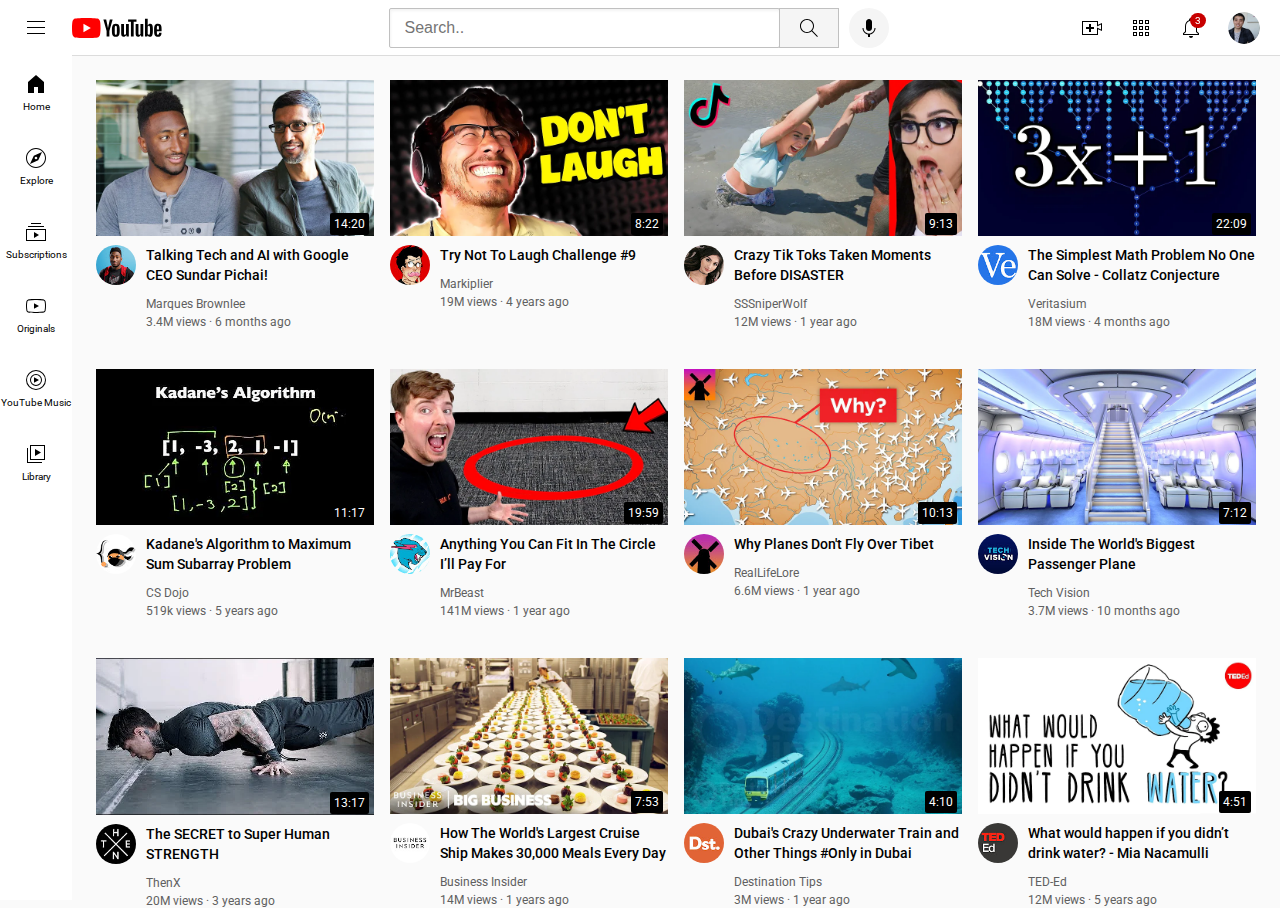
<file: index.html>
<!DOCTYPE html>
<html>
  <head>
    <meta charset="UTF-8">
    <meta http-equiv="X-UA-Compatible" content="IE=edge">
    <meta name="viewport" content="width=device-width, initial-scale=1.0">
    <title>YouTube.com Clone HY</title>
    <link rel="stylesheet" href="styles/youtube.css">
    <link rel="preconnect" href="https://fonts.googleapis.com">
    <link rel="preconnect" href="https://fonts.gstatic.com" crossorigin>
    <link href="https://fonts.googleapis.com/css2?family=Roboto:wght@400;500;700&display=swap" rel="stylesheet">
  </head>

  <body>
    <!-- header -->
    <div class="header">
      <div class="left-header">
        <img src="icons/hamburger-menu.svg"  class="hamburger-menu">
        <img src="icons/youtube-logo.svg"  class="youtube-logo">
      </div>
      <div class="middle-header">
        <input type="text" class="search-bar" placeholder="Search..">
        <button class="search-button">
          <img src="icons/search.svg" class="search-icon">
          <div class="tooltip">Search</div>
        </button>
        <button class="voice-search-button">
          <img src="icons/voice-search-icon.svg" class="voice-search-icon">
          <div class="tooltip">Search with your voice</div>
        </button>
      </div>
      <div class="right-header">
        <div class="upload-icon-container">
          <img src="icons/upload.svg" class="upload-icon">
          <div class="tooltip">Create</div>
        </div>
        <div class="youtube-apps-container">
          <img src="icons/youtube-apps.svg" class="youtube-apps-icon">
          <div class="tooltip">YouTube Apps</div>
        </div>
        <div class="notif-container">
          <img src="icons/notifications.svg" class="notifications-icon">
          <div class="tooltip">Notifications</div>
          <div class="notif-counts">3</div>
        </div>
        <img src="icons/my-channel.jpeg" class="user-icon">
      </div>
    </div>

    <!-- sidebar -->
    <div class="sidebar">
      <div class="sidebar-link">
        <img src="icons/home.svg">
        <div>Home</div>
      </div>
      <div class="sidebar-link">
        <img src="icons/explore.svg">
        <div>Explore</div>
      </div>
      <div class="sidebar-link">
        <img src="icons/subscriptions.svg">
        <div>Subscriptions</div>
      </div>
      <div class="sidebar-link">
        <img src="icons/originals.svg">
        <div>Originals</div>
      </div>
      <div class="sidebar-link">
        <img src="icons/youtube-music.svg">
        <div>YouTube Music</div>
      </div>
      <div class="sidebar-link">
        <img src="icons/library.svg">
        <div>Library</div>
      </div>
    </div>
    
    <!-- content -->
    <div class="utube-video-grid">
      <div class="preview">  
        <div class="video-preview">
          <img src="thumbnails/thumbnail-1.webp" class="thumbnails">
          <div class="video-time">14:20</div>
        </div>
        <div class="video-grid">
          <div class="channel-picture">
            <img class="profile-picture" src="channel-pictures/channel-1.jpeg">
          </div>
          <div class="video-info">
            <p class="video-title">
              Talking Tech and AI with Google CEO Sundar Pichai!
            </p>
            <p class="video-author">
              Marques Brownlee
            </p>
            <p class="video-stats">
              3.4M views &#183; 6 months ago
            </p>
          </div>
        </div>
      </div>
  
      <div class="preview">  
        <div class="video-preview">
          <img src="thumbnails/thumbnail-2.webp" class="thumbnails">
          <div class="video-time">8:22</div>
        </div>
        <div class="video-grid">
          <div class="channel-picture">
            <img class="profile-picture" src="channel-pictures/channel-2.jpeg">
          </div>
          <div class="video-info">
            <p class="video-title">
              Try Not To Laugh Challenge #9
            </p>
            <p class="video-author">
              Markiplier
            </p>
            <p class="video-stats">
              19M views &#183; 4 years ago
            </p>
          </div>
        </div>
      </div>
  
      <div class="preview">  
        <div class="video-preview">
          <img src="thumbnails/thumbnail-3.webp" class="thumbnails">
          <div class="video-time">9:13</div>
        </div>
        <div class="video-grid">
          <div class="channel-picture">
            <img class="profile-picture" src="channel-pictures/channel-3.jpeg">
          </div>
          <div class="video-info">
            <p class="video-title">   
              Crazy Tik Toks Taken Moments Before DISASTER
            </p>
            <p class="video-author">
              SSSniperWolf
            </p>
            <p class="video-stats">
              12M views &#183; 1 year ago
            </p>
          </div>
        </div>
      </div>
  
      <div class="preview">  
        <div class="video-preview">
          <img src="thumbnails/thumbnail-4.webp" class="thumbnails">
          <div class="video-time">22:09</div>
        </div>
        <div class="video-grid">
          <div class="channel-picture">
            <img class="profile-picture" src="channel-pictures/channel-4.jpeg">
          </div>
          <div class="video-info">
            <p class="video-title">
              The Simplest Math Problem No One Can Solve - Collatz Conjecture
            </p>
            <p class="video-author">
              Veritasium
            </p>
            <p class="video-stats">
              18M views &#183; 4 months ago
            </p>
          </div>
        </div>
      </div>
  
      <div class="preview">  
        <div class="video-preview">
          <img src="thumbnails/thumbnail-5.webp" class="thumbnails">
          <div class="video-time">11:17</div>
        </div>
        <div class="video-grid">
          <div class="channel-picture">
            <img class="profile-picture" src="channel-pictures/channel-5.jpeg">
          </div>
          <div class="video-info">
            <p class="video-title">
              Kadane's Algorithm to Maximum Sum Subarray Problem
            </p>
            <p class="video-author">
              CS Dojo
            </p>
            <p class="video-stats">
              519k views &#183; 5 years ago
            </p>
          </div>
        </div>
      </div>
  
      <div class="preview">  
        <div class="video-preview">
          <img src="thumbnails/thumbnail-6.webp" class="thumbnails">
          <div class="video-time">19:59</div>
        </div>
        <div class="video-grid">
          <div class="channel-picture">
            <img class="profile-picture" src="channel-pictures/channel-6.jpeg">
          </div>
          <div class="video-info">
            <p class="video-title">
              Anything You Can Fit In The Circle I’ll Pay For
            </p>
            <p class="video-author">
              MrBeast
            </p>
            <p class="video-stats">
              141M views &#183; 1 year ago
            </p>
          </div>
        </div>
      </div>
  
      <div class="preview">  
        <div class="video-preview">
          <img src="thumbnails/thumbnail-7.webp" class="thumbnails">
          <div class="video-time">10:13</div>
        </div>
        <div class="video-grid">
          <div class="channel-picture">
            <img class="profile-picture" src="channel-pictures/channel-7.jpeg">
          </div>
          <div class="video-info">
            <p class="video-title">   
              Why Planes Don't Fly Over Tibet
            </p>
            <p class="video-author">
              RealLifeLore
            </p>
            <p class="video-stats">
              6.6M views &#183; 1 year ago
            </p>
          </div>
        </div>
      </div>
  
      <div class="preview">  
        <div class="video-preview">
          <img src="thumbnails/thumbnail-8.webp" class="thumbnails">
          <div class="video-time">7:12</div>
        </div>
        <div class="video-grid">
          <div class="channel-picture">
            <img class="profile-picture" src="channel-pictures/channel-8.jpeg">
          </div>
          <div class="video-info">
            <p class="video-title">
              Inside The World's Biggest Passenger Plane
            </p>
            <p class="video-author">
              Tech Vision
            </p>
            <p class="video-stats">
              3.7M views &#183; 10 months ago
            </p>
          </div>
        </div>
      </div>
  
      <div class="preview">  
        <div class="video-preview">
          <img src="thumbnails/thumbnail-9.webp" class="thumbnails">
          <div class="video-time">13:17</div>
        </div>
        <div class="video-grid">
          <div class="channel-picture">
            <img class="profile-picture" src="channel-pictures/channel-9.jpeg">
          </div>
          <div class="video-info">
            <p class="video-title">
              The SECRET to Super Human STRENGTH
            </p>
            <p class="video-author">
              ThenX
            </p>
            <p class="video-stats">
              20M views &#183; 3 years ago
            </p>
          </div>
        </div>
      </div>
  
      <div class="preview">  
        <div class="video-preview">
          <img src="thumbnails/thumbnail-10.webp" class="thumbnails">
          <div class="video-time">7:53</div>
        </div>
        <div class="video-grid">
          <div class="channel-picture">
            <img class="profile-picture" src="channel-pictures/channel-10.jpeg">
          </div>
          <div class="video-info">
            <p class="video-title">
              How The World's Largest Cruise Ship Makes 30,000 Meals Every Day
            </p>
            <p class="video-author">
              Business Insider
            </p>
            <p class="video-stats">
              14M views &#183; 1 years ago
            </p>
          </div>
        </div>
      </div>
  
      <div class="preview">  
        <div class="video-preview">
          <img src="thumbnails/thumbnail-11.webp" class="thumbnails">
          <div class="video-time">4:10</div>
        </div>
        <div class="video-grid">
          <div class="channel-picture">
            <img class="profile-picture" src="channel-pictures/channel-11.jpeg">
          </div>
          <div class="video-info">
            <p class="video-title">   
              Dubai's Crazy Underwater Train and Other Things #Only in Dubai
            </p>
            <p class="video-author">
              Destination Tips
            </p>
            <p class="video-stats">
              3M views &#183; 1 year ago
            </p>
          </div>
        </div>
      </div>
  
      <div class="preview">  
        <div class="video-preview">
          <img src="thumbnails/thumbnail-12.webp" class="thumbnails">
          <div class="video-time">4:51</div>
        </div>
        <div class="video-grid">
          <div class="channel-picture">
            <img class="profile-picture" src="channel-pictures/channel-12.jpeg">
          </div>
          <div class="video-info">
            <p class="video-title">
              What would happen if you didn’t drink water? - Mia Nacamulli
            </p>
            <p class="video-author">
              TED-Ed
            </p>
            <p class="video-stats">
              12M views &#183; 5 years ago
            </p>
          </div>
        </div>
      </div>
  
    </div>
 
  </body>
</html>
</file>
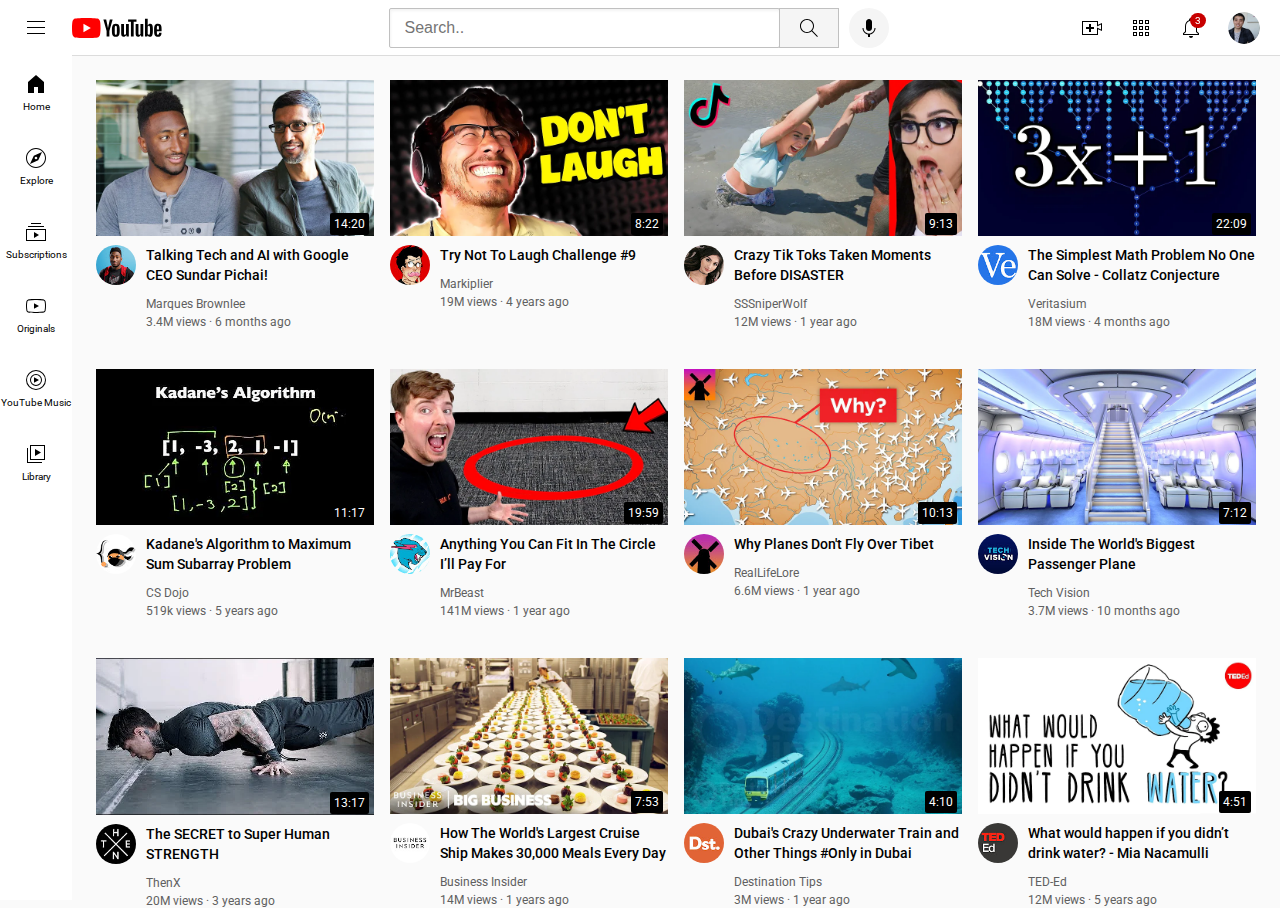
<file: youtube.html>
<!DOCTYPE html>
<html>
  <head>
    <title>YouTube.com Clone HY</title>
    <link rel="stylesheet" href="styles/youtube.css">
    <link rel="preconnect" href="https://fonts.googleapis.com">
    <link rel="preconnect" href="https://fonts.gstatic.com" crossorigin>
    <link href="https://fonts.googleapis.com/css2?family=Roboto:wght@400;500;700&display=swap" rel="stylesheet">
  </head>

  <body>
    <!-- header -->
    <div class="header">
      <div class="left-header">
        <img src="icons/hamburger-menu.svg"  class="hamburger-menu">
        <img src="icons/youtube-logo.svg"  class="youtube-logo">
      </div>
      <div class="middle-header">
        <input type="text" class="search-bar" placeholder="Search..">
        <button class="search-button">
          <img src="icons/search.svg" class="search-icon">
          <div class="tooltip">Search</div>
        </button>
        <button class="voice-search-button">
          <img src="icons/voice-search-icon.svg" class="voice-search-icon">
          <div class="tooltip">Search with your voice</div>
        </button>
      </div>
      <div class="right-header">
        <div class="upload-icon-container">
          <img src="icons/upload.svg" class="upload-icon">
          <div class="tooltip">Create</div>
        </div>
        <div class="youtube-apps-container">
          <img src="icons/youtube-apps.svg" class="youtube-apps-icon">
          <div class="tooltip">YouTube Apps</div>
        </div>
        <div class="notif-container">
          <img src="icons/notifications.svg" class="notifications-icon">
          <div class="tooltip">Notifications</div>
          <div class="notif-counts">3</div>
        </div>
        <img src="icons/my-channel.jpeg" class="user-icon">
      </div>
    </div>

    <!-- sidebar -->
    <div class="sidebar">
      <div class="sidebar-link">
        <img src="icons/home.svg">
        <div>Home</div>
      </div>
      <div class="sidebar-link">
        <img src="icons/explore.svg">
        <div>Explore</div>
      </div>
      <div class="sidebar-link">
        <img src="icons/subscriptions.svg">
        <div>Subscriptions</div>
      </div>
      <div class="sidebar-link">
        <img src="icons/originals.svg">
        <div>Originals</div>
      </div>
      <div class="sidebar-link">
        <img src="icons/youtube-music.svg">
        <div>YouTube Music</div>
      </div>
      <div class="sidebar-link">
        <img src="icons/library.svg">
        <div>Library</div>
      </div>
    </div>
    
    <!-- content -->
    <div class="utube-video-grid">
      <div class="preview">  
        <div class="video-preview">
          <img src="thumbnails/thumbnail-1.webp" class="thumbnails">
          <div class="video-time">14:20</div>
        </div>
        <div class="video-grid">
          <div class="channel-picture">
            <img class="profile-picture" src="channel-pictures/channel-1.jpeg">
          </div>
          <div class="video-info">
            <p class="video-title">
              Talking Tech and AI with Google CEO Sundar Pichai!
            </p>
            <p class="video-author">
              Marques Brownlee
            </p>
            <p class="video-stats">
              3.4M views &#183; 6 months ago
            </p>
          </div>
        </div>
      </div>
  
      <div class="preview">  
        <div class="video-preview">
          <img src="thumbnails/thumbnail-2.webp" class="thumbnails">
          <div class="video-time">8:22</div>
        </div>
        <div class="video-grid">
          <div class="channel-picture">
            <img class="profile-picture" src="channel-pictures/channel-2.jpeg">
          </div>
          <div class="video-info">
            <p class="video-title">
              Try Not To Laugh Challenge #9
            </p>
            <p class="video-author">
              Markiplier
            </p>
            <p class="video-stats">
              19M views &#183; 4 years ago
            </p>
          </div>
        </div>
      </div>
  
      <div class="preview">  
        <div class="video-preview">
          <img src="thumbnails/thumbnail-3.webp" class="thumbnails">
          <div class="video-time">9:13</div>
        </div>
        <div class="video-grid">
          <div class="channel-picture">
            <img class="profile-picture" src="channel-pictures/channel-3.jpeg">
          </div>
          <div class="video-info">
            <p class="video-title">   
              Crazy Tik Toks Taken Moments Before DISASTER
            </p>
            <p class="video-author">
              SSSniperWolf
            </p>
            <p class="video-stats">
              12M views &#183; 1 year ago
            </p>
          </div>
        </div>
      </div>
  
      <div class="preview">  
        <div class="video-preview">
          <img src="thumbnails/thumbnail-4.webp" class="thumbnails">
          <div class="video-time">22:09</div>
        </div>
        <div class="video-grid">
          <div class="channel-picture">
            <img class="profile-picture" src="channel-pictures/channel-4.jpeg">
          </div>
          <div class="video-info">
            <p class="video-title">
              The Simplest Math Problem No One Can Solve - Collatz Conjecture
            </p>
            <p class="video-author">
              Veritasium
            </p>
            <p class="video-stats">
              18M views &#183; 4 months ago
            </p>
          </div>
        </div>
      </div>
  
      <div class="preview">  
        <div class="video-preview">
          <img src="thumbnails/thumbnail-5.webp" class="thumbnails">
          <div class="video-time">11:17</div>
        </div>
        <div class="video-grid">
          <div class="channel-picture">
            <img class="profile-picture" src="channel-pictures/channel-5.jpeg">
          </div>
          <div class="video-info">
            <p class="video-title">
              Kadane's Algorithm to Maximum Sum Subarray Problem
            </p>
            <p class="video-author">
              CS Dojo
            </p>
            <p class="video-stats">
              519k views &#183; 5 years ago
            </p>
          </div>
        </div>
      </div>
  
      <div class="preview">  
        <div class="video-preview">
          <img src="thumbnails/thumbnail-6.webp" class="thumbnails">
          <div class="video-time">19:59</div>
        </div>
        <div class="video-grid">
          <div class="channel-picture">
            <img class="profile-picture" src="channel-pictures/channel-6.jpeg">
          </div>
          <div class="video-info">
            <p class="video-title">
              Anything You Can Fit In The Circle I’ll Pay For
            </p>
            <p class="video-author">
              MrBeast
            </p>
            <p class="video-stats">
              141M views &#183; 1 year ago
            </p>
          </div>
        </div>
      </div>
  
      <div class="preview">  
        <div class="video-preview">
          <img src="thumbnails/thumbnail-7.webp" class="thumbnails">
          <div class="video-time">10:13</div>
        </div>
        <div class="video-grid">
          <div class="channel-picture">
            <img class="profile-picture" src="channel-pictures/channel-7.jpeg">
          </div>
          <div class="video-info">
            <p class="video-title">   
              Why Planes Don't Fly Over Tibet
            </p>
            <p class="video-author">
              RealLifeLore
            </p>
            <p class="video-stats">
              6.6M views &#183; 1 year ago
            </p>
          </div>
        </div>
      </div>
  
      <div class="preview">  
        <div class="video-preview">
          <img src="thumbnails/thumbnail-8.webp" class="thumbnails">
          <div class="video-time">7:12</div>
        </div>
        <div class="video-grid">
          <div class="channel-picture">
            <img class="profile-picture" src="channel-pictures/channel-8.jpeg">
          </div>
          <div class="video-info">
            <p class="video-title">
              Inside The World's Biggest Passenger Plane
            </p>
            <p class="video-author">
              Tech Vision
            </p>
            <p class="video-stats">
              3.7M views &#183; 10 months ago
            </p>
          </div>
        </div>
      </div>
  
      <div class="preview">  
        <div class="video-preview">
          <img src="thumbnails/thumbnail-9.webp" class="thumbnails">
          <div class="video-time">13:17</div>
        </div>
        <div class="video-grid">
          <div class="channel-picture">
            <img class="profile-picture" src="channel-pictures/channel-9.jpeg">
          </div>
          <div class="video-info">
            <p class="video-title">
              The SECRET to Super Human STRENGTH
            </p>
            <p class="video-author">
              ThenX
            </p>
            <p class="video-stats">
              20M views &#183; 3 years ago
            </p>
          </div>
        </div>
      </div>
  
      <div class="preview">  
        <div class="video-preview">
          <img src="thumbnails/thumbnail-10.webp" class="thumbnails">
          <div class="video-time">7:53</div>
        </div>
        <div class="video-grid">
          <div class="channel-picture">
            <img class="profile-picture" src="channel-pictures/channel-10.jpeg">
          </div>
          <div class="video-info">
            <p class="video-title">
              How The World's Largest Cruise Ship Makes 30,000 Meals Every Day
            </p>
            <p class="video-author">
              Business Insider
            </p>
            <p class="video-stats">
              14M views &#183; 1 years ago
            </p>
          </div>
        </div>
      </div>
  
      <div class="preview">  
        <div class="video-preview">
          <img src="thumbnails/thumbnail-11.webp" class="thumbnails">
          <div class="video-time">4:10</div>
        </div>
        <div class="video-grid">
          <div class="channel-picture">
            <img class="profile-picture" src="channel-pictures/channel-11.jpeg">
          </div>
          <div class="video-info">
            <p class="video-title">   
              Dubai's Crazy Underwater Train and Other Things #Only in Dubai
            </p>
            <p class="video-author">
              Destination Tips
            </p>
            <p class="video-stats">
              3M views &#183; 1 year ago
            </p>
          </div>
        </div>
      </div>
  
      <div class="preview">  
        <div class="video-preview">
          <img src="thumbnails/thumbnail-12.webp" class="thumbnails">
          <div class="video-time">4:51</div>
        </div>
        <div class="video-grid">
          <div class="channel-picture">
            <img class="profile-picture" src="channel-pictures/channel-12.jpeg">
          </div>
          <div class="video-info">
            <p class="video-title">
              What would happen if you didn’t drink water? - Mia Nacamulli
            </p>
            <p class="video-author">
              TED-Ed
            </p>
            <p class="video-stats">
              12M views &#183; 5 years ago
            </p>
          </div>
        </div>
      </div>
  
    </div>
 
  </body>
</html>
</file>
<file: styles/youtube.css>
/*general style*/
body {
  font-family: Roboto, Arial;
  margin: 0;
  padding-top: 80px;
  padding-left: 96px;
  padding-right: 24px;
  background-color: rgb(250, 250, 250);
}

p {
  margin-top: 0;
  margin-bottom: 0;
}



/*header style*/
.header {
display: flex;
flex-direction: row;
height: 55px;
justify-content: space-between;
align-items: center;
background-color: white;

position: fixed;
top: 0;
left: 0;
right: 0;
z-index: 100;

border-bottom: 1px solid rgb(220, 220,  220);
}

.left-header {
  display: flex;
  align-items: center;
}

.hamburger-menu {
  height: 24px;
  margin-right: 24px;
  margin-left: 24px;
}

.youtube-logo {
  height: 20px;
}

.middle-header {
  flex: 1;
  margin-left: 70px;
  margin-right: 35px;
  max-width: 500px;
  display: flex;
  align-items: center;
}

.search-bar {
  flex: 1;
  height: 36px;
  border: 1px solid rgb(192, 192 ,192);
  border-radius: 2px;
  padding-left: 15px;
  font-size: 16px;
  box-shadow: inset 1px 2px 3px rgba(0, 0, 0, 0.05);
  width: 0;
}

.search-bar::placeholder {
  font-size: 16px;
}

.search-button {
height: 40px;
width: 60px;
background-color: rgb(245, 245, 245);
border: 1px solid rgb(192, 192, 192);
margin-left: -1px;
margin-right: 10px;
}

.search-icon {
  height: 24px;
}

.voice-search-button {
  height: 40px;
  width: 40px;
  border-radius: 20px;
  background-color: rgb(245, 245, 245);
  border: none;
}

.voice-search-icon {
  position: relative;
  height: 24px;
}

.search-button,
.voice-search-button,
.upload-icon-container,
.youtube-apps-container,
.notif-container {
  display: flex;
  align-items: center;
  justify-content: center;
  position: relative;
}

.tooltip {
  position: absolute;
  bottom: -40px;
  background-color: grey;
  color: white;
  font-size: 12px;
  padding: 8px 4px;
  border-radius: 2px;
  opacity: 0;
  transition: opacity 0.15s;
  pointer-events: none;
  white-space: nowrap;
}

.search-button:hover .tooltip,
.voice-search-button:hover .tooltip,
.upload-icon-container:hover .tooltip,
.youtube-apps-container:hover .tooltip,
.notif-container:hover .tooltip {
  opacity: 1;
}

.right-header {
  width: 180px;
  display: flex;
  align-items: center;
  justify-content: space-between;
  margin-right: 20px;
  flex-shrink: 0;
}

.upload-icon {
  height: 24px;
}

.youtube-apps-icon {
  height: 24px;
}

.notifications-icon {
  height: 24px;
}

.notif-counts {
  position: absolute;
  top: -3px;
  right: -3px;
  background-color: rgb(200, 0, 0);
  color: white;
  font-size: 10px;
  padding: 2px 5px 2px 5px;
  border-radius: 10px;
}

.user-icon {
  height: 32px;
  border-radius: 16px;
}

.hamburger-menu:hover,
.youtube-logo:hover,
.search-button:hover,
.voice-search-button:hover,
.upload-icon:hover,
.youtube-apps-icon:hover,
.notifications-icon:hover,
.user-icon:hover {
  cursor: pointer;
}


/*sidebar style*/
.sidebar {
  position: fixed;
  top: 55px;
  left: 0;
  bottom: 0;
  z-index: 200;
  background-color: white;
  width: 72px;
}

.sidebar-link{
  height: 74px;
  display:flex ;
  flex-direction: column;
  align-items: center;
  justify-content: center;
}

.sidebar-link:hover {
  background-color: rgb(240, 240, 240);
  cursor: pointer;
}

.sidebar-link img {
  height: 24px;
  margin-bottom: 5px;
}

.sidebar-link div {
  font-size: 10px;
}



/*content style*/
.utube-video-grid {
  display: grid;
  column-gap: 16px;
  row-gap: 40px;
}

@media (max-width: 600px) {
  .utube-video-grid {
    grid-template-columns: 1fr;
  }
}

@media (max-width: 870px) {
  .utube-video-grid {
    grid-template-columns: 1fr 1fr;
  }
}

@media (min-width: 871px) and (max-width: 1199px){
  .utube-video-grid {
    grid-template-columns: 1fr 1fr 1fr;
  }
}

@media (min-width: 1200px) {
  .utube-video-grid {
    grid-template-columns: 1fr 1fr 1fr 1fr;
  }
}

.video-preview {
  position: relative;
}

.thumbnails {
  width: 100%;
  margin-bottom: 5px;
}

.video-time {
  background-color: black;
  color: white;
  position: absolute;
  right: 5px;
  bottom: 10px;
  font-size: 12px;
  padding: 4px;
  border-radius: 2px;
}

.video-grid {
  display: grid;
  grid-template-columns: 50px 1fr;
}

.profile-picture {
  width: 80%;
  border-radius: 50px;
}

.video-title {
  font-size: 14px;
  font-weight: 500;
  line-height: 20px;
  margin-bottom: 12px;
}

.video-author, .video-stats {
  font-size: 12px;
  color: rgb(96, 96, 96);
}

.video-author {
  margin-bottom: 4px;
}
</file>
